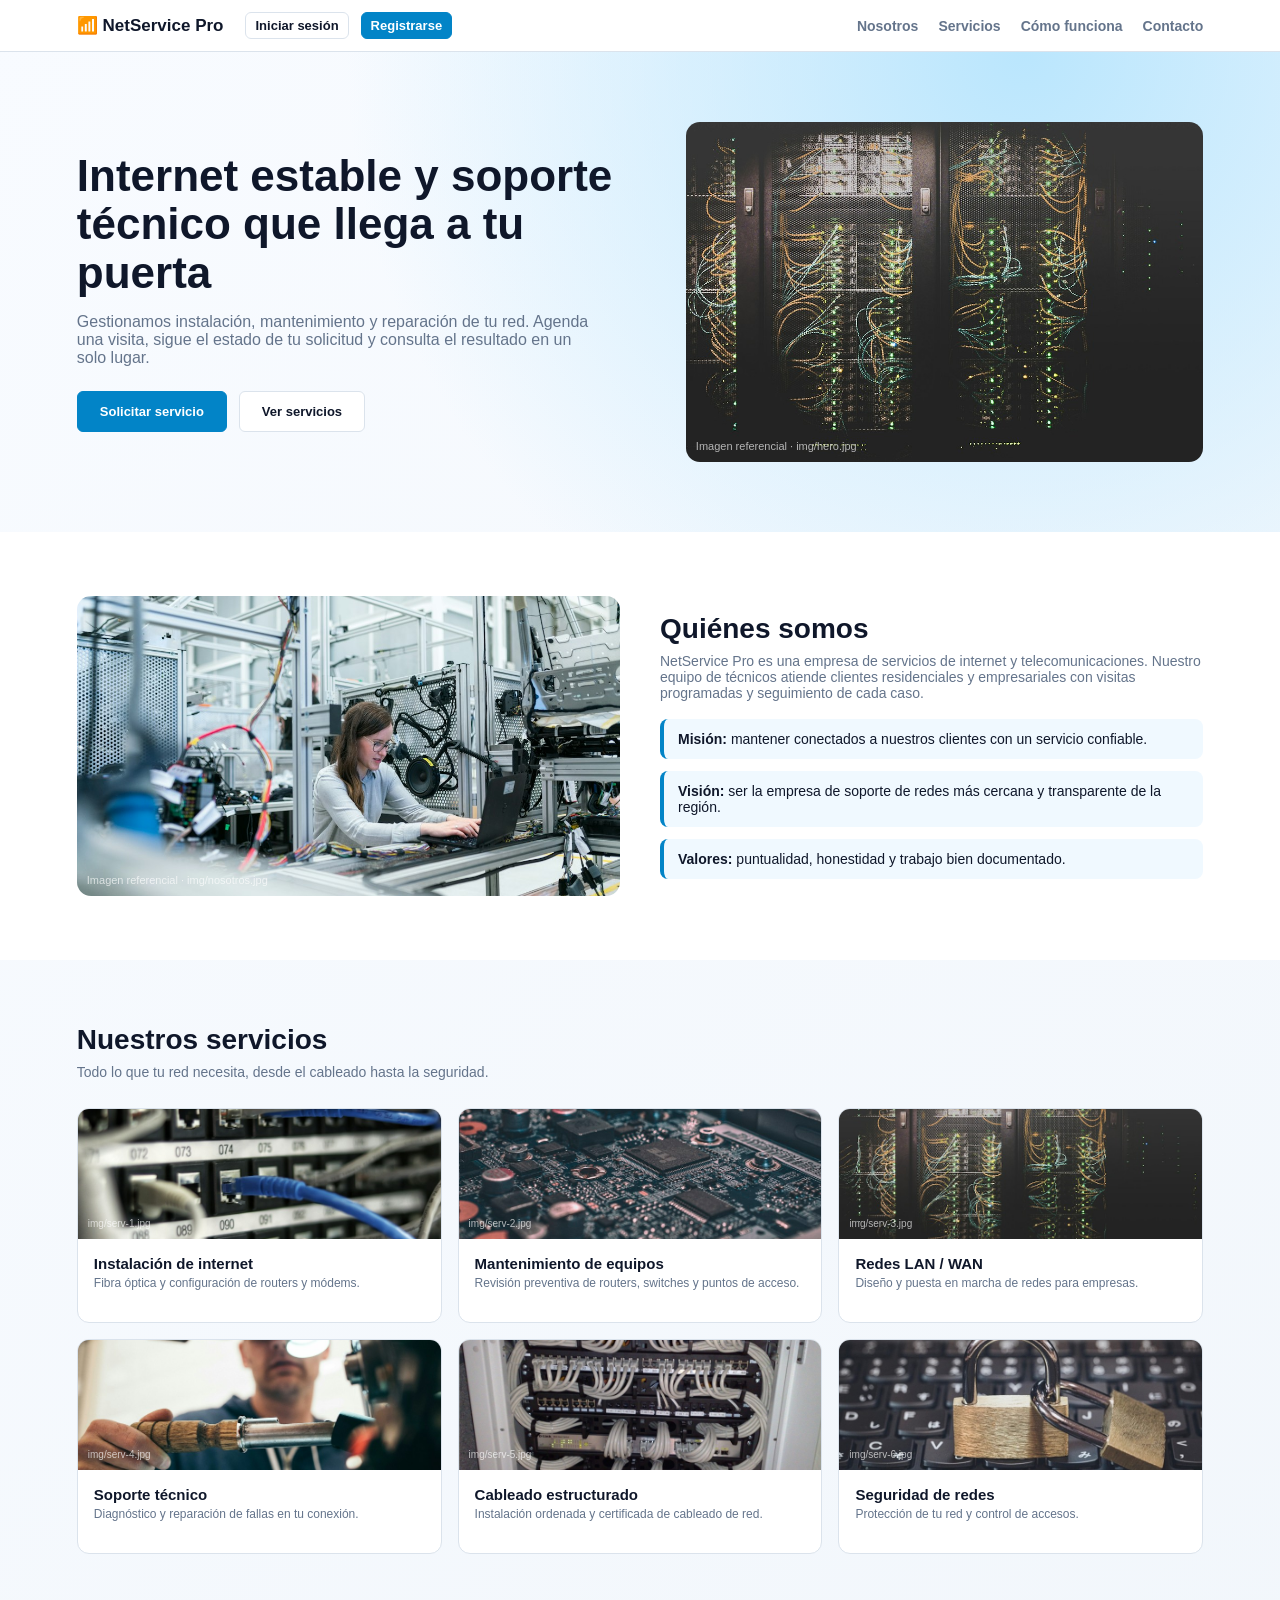
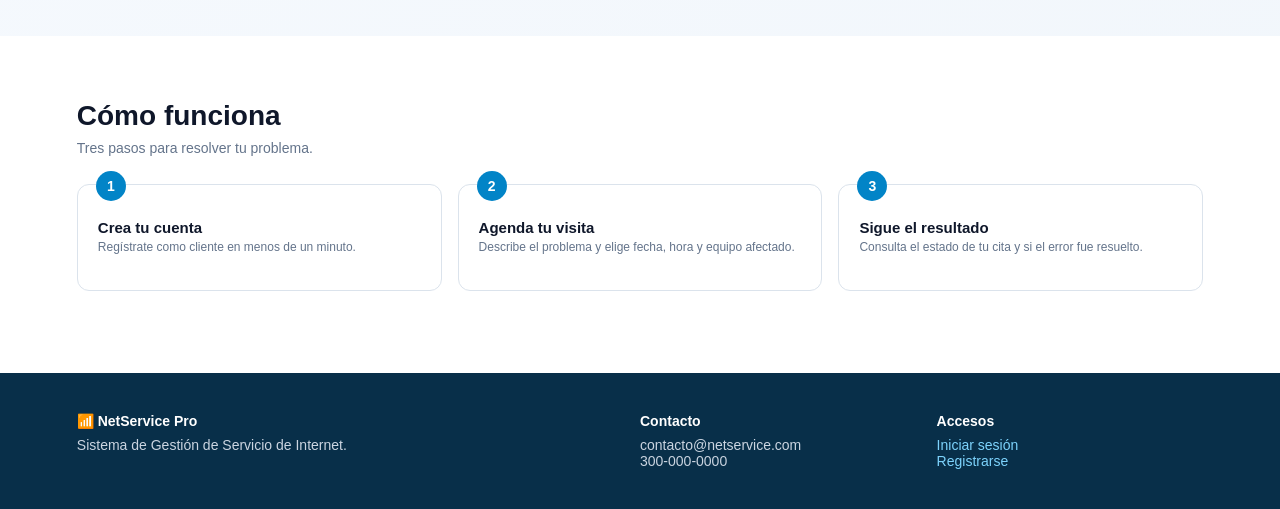
<file: index.html>
<!DOCTYPE html>
<html lang="es">
<head>
<meta charset="UTF-8"><meta name="viewport" content="width=device-width,initial-scale=1">
<title>NetService Pro - Servicio de Internet</title>
<link rel="stylesheet" href="css/styles.css">
<link rel="stylesheet" href="css/landing.css">
</head>
<body>
<!-- NAVEGACIÓN SUPERIOR: izquierda = marca + iniciar sesión / registrarse -->
<nav class="nav">
  <div class="row"><a class="brand" href="#top">📶 NetService Pro</a><a class="btn out sm" href="login.html">Iniciar sesión</a><a class="btn sm" href="registro.html">Registrarse</a></div>
  <div class="links"><a href="#nosotros">Nosotros</a><a href="#servicios">Servicios</a><a href="#proceso">Cómo funciona</a><a href="#contacto">Contacto</a></div>
</nav>

<!-- PORTADA (HERO) -->
<header class="hero" id="top">
  <div>
    <h1>Internet estable y soporte técnico que llega a tu puerta</h1>
    <p>Gestionamos instalación, mantenimiento y reparación de tu red. Agenda una visita, sigue el estado de tu solicitud y consulta el resultado en un solo lugar.</p>
    <div class="row"><a class="btn" href="registro.html">Solicitar servicio</a><a class="btn out" href="#servicios">Ver servicios</a></div>
  </div>
  <div class="ph" style="--img:url(/img/hero.jpg)">Imagen referencial · img/hero.jpg</div>
</header>

<!-- QUIÉNES SOMOS -->
<section class="sec2 alt" id="nosotros"><div class="two-c">
  <div class="ph" style="--img:url(/img/nosotros.jpg);min-height:300px">Imagen referencial · img/nosotros.jpg</div>
  <div><h2>Quiénes somos</h2>
  <p style="color:var(--gr)">NetService Pro es una empresa de servicios de internet y telecomunicaciones. Nuestro equipo de técnicos atiende clientes residenciales y empresariales con visitas programadas y seguimiento de cada caso.</p>
  <div class="vals"><div><b>Misión:</b> mantener conectados a nuestros clientes con un servicio confiable.</div><div><b>Visión:</b> ser la empresa de soporte de redes más cercana y transparente de la región.</div><div><b>Valores:</b> puntualidad, honestidad y trabajo bien documentado.</div></div></div>
</div></section>

<!-- SERVICIOS -->
<section class="sec2" id="servicios"><h2>Nuestros servicios</h2><p>Todo lo que tu red necesita, desde el cableado hasta la seguridad.</p>
<div class="grid g3">
  <div class="card serv rv"><div class="ph" style="--img:url(/img/serv-1.jpg)">img/serv-1.jpg</div><div class="t"><h3>Instalación de internet</h3><p>Fibra óptica y configuración de routers y módems.</p></div></div>
  <div class="card serv rv"><div class="ph" style="--img:url(/img/serv-2.jpg)">img/serv-2.jpg</div><div class="t"><h3>Mantenimiento de equipos</h3><p>Revisión preventiva de routers, switches y puntos de acceso.</p></div></div>
  <div class="card serv rv"><div class="ph" style="--img:url(/img/serv-3.jpg)">img/serv-3.jpg</div><div class="t"><h3>Redes LAN / WAN</h3><p>Diseño y puesta en marcha de redes para empresas.</p></div></div>
  <div class="card serv rv"><div class="ph" style="--img:url(/img/serv-4.jpg)">img/serv-4.jpg</div><div class="t"><h3>Soporte técnico</h3><p>Diagnóstico y reparación de fallas en tu conexión.</p></div></div>
  <div class="card serv rv"><div class="ph" style="--img:url(/img/serv-5.jpg)">img/serv-5.jpg</div><div class="t"><h3>Cableado estructurado</h3><p>Instalación ordenada y certificada de cableado de red.</p></div></div>
  <div class="card serv rv"><div class="ph" style="--img:url(/img/serv-6.jpg)">img/serv-6.jpg</div><div class="t"><h3>Seguridad de redes</h3><p>Protección de tu red y control de accesos.</p></div></div>
</div></section>

<!-- CÓMO FUNCIONA -->
<section class="sec2 alt" id="proceso"><h2>Cómo funciona</h2><p>Tres pasos para resolver tu problema.</p>
<div class="grid g3 steps">
  <div class="card"><h3>Crea tu cuenta</h3><p>Regístrate como cliente en menos de un minuto.</p></div>
  <div class="card"><h3>Agenda tu visita</h3><p>Describe el problema y elige fecha, hora y equipo afectado.</p></div>
  <div class="card"><h3>Sigue el resultado</h3><p>Consulta el estado de tu cita y si el error fue resuelto.</p></div>
</div></section>

<!-- CONTACTO / PIE DE PÁGINA -->
<footer class="foot" id="contacto">
  <div><h4>📶 NetService Pro</h4>Sistema de Gestión de Servicio de Internet.</div>
  <div><h4>Contacto</h4>contacto@netservice.com<br>300-000-0000</div>
  <div><h4>Accesos</h4><a href="login.html">Iniciar sesión</a><a href="registro.html">Registrarse</a></div>
</footer>
<script src="js/landing.js"></script>
</body>
</html>
</file>
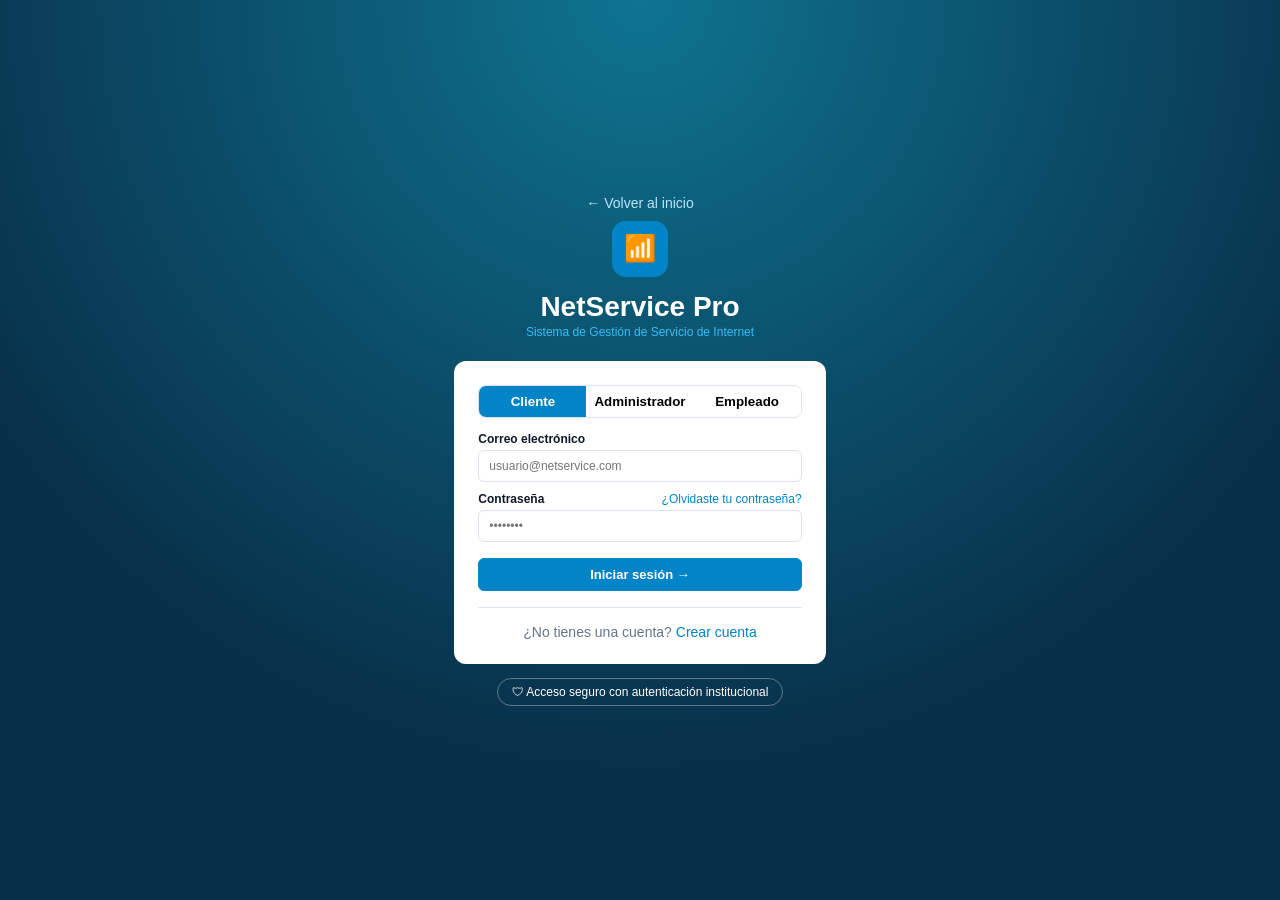
<file: admin.html>
<!DOCTYPE html>
<html lang="es">
<head>
<meta charset="UTF-8"><meta name="viewport" content="width=device-width,initial-scale=1">
<title>Panel Admin - NetService Pro</title>
<link rel="stylesheet" href="css/styles.css">
</head>
<body data-page="admin" data-rol="admin">
<!-- BARRA SUPERIOR (la genera js/app.js) -->
<header id="topbar"></header>
<!-- CONTENIDO PRINCIPAL -->
<main class="wrap">
<h1 id="hola"></h1><p style="color:var(--gr);margin-bottom:20px">Panel de administración — gestiona equipos, técnicos y citas de mantenimiento</p>
<!-- TARJETAS DE ACCESO -->
<section class="grid g2">
  <div class="card hov"><div class="icon s-az">📦</div><h3>Inventario de Equipos</h3><p>Gestiona routers, módems, switches y demás infraestructura de red</p><a class="btn full" href="equipos.html">Acceder</a></div>
  <div class="card hov"><div class="icon s-mo">📅</div><h3>Citas de Mantenimiento</h3><p>Programa y supervisa visitas técnicas con asignación de técnico</p><a class="btn full" href="citas-admin.html">Acceder</a></div>
  <div class="card hov"><div class="icon s-az">🎫</div><h3>Panel de Citas</h3><p>Vista global de todas las citas y su estado de resolución</p><a class="btn full" href="panel-citas.html">Acceder</a></div>
  <div class="card hov"><div class="icon s-ok">📊</div><h3>Reportes y Estadísticas</h3><p>Métricas de rendimiento, resolución y equipos</p><a class="btn full" href="reportes.html">Acceder</a></div>
</section>
<!-- RESUMEN DEL SISTEMA -->
<section class="card"><h3>Resumen del Sistema</h3><div class="grid g4" id="stats" style="margin:12px 0 0"></div></section>
</main>
<!-- VENTANA MODAL (formularios) -->
<div id="modal" class="modal"></div>
<!-- AVISO EMERGENTE -->
<div id="toast"></div>
<script src="js/app.js"></script>
</body>
</html>
</file>
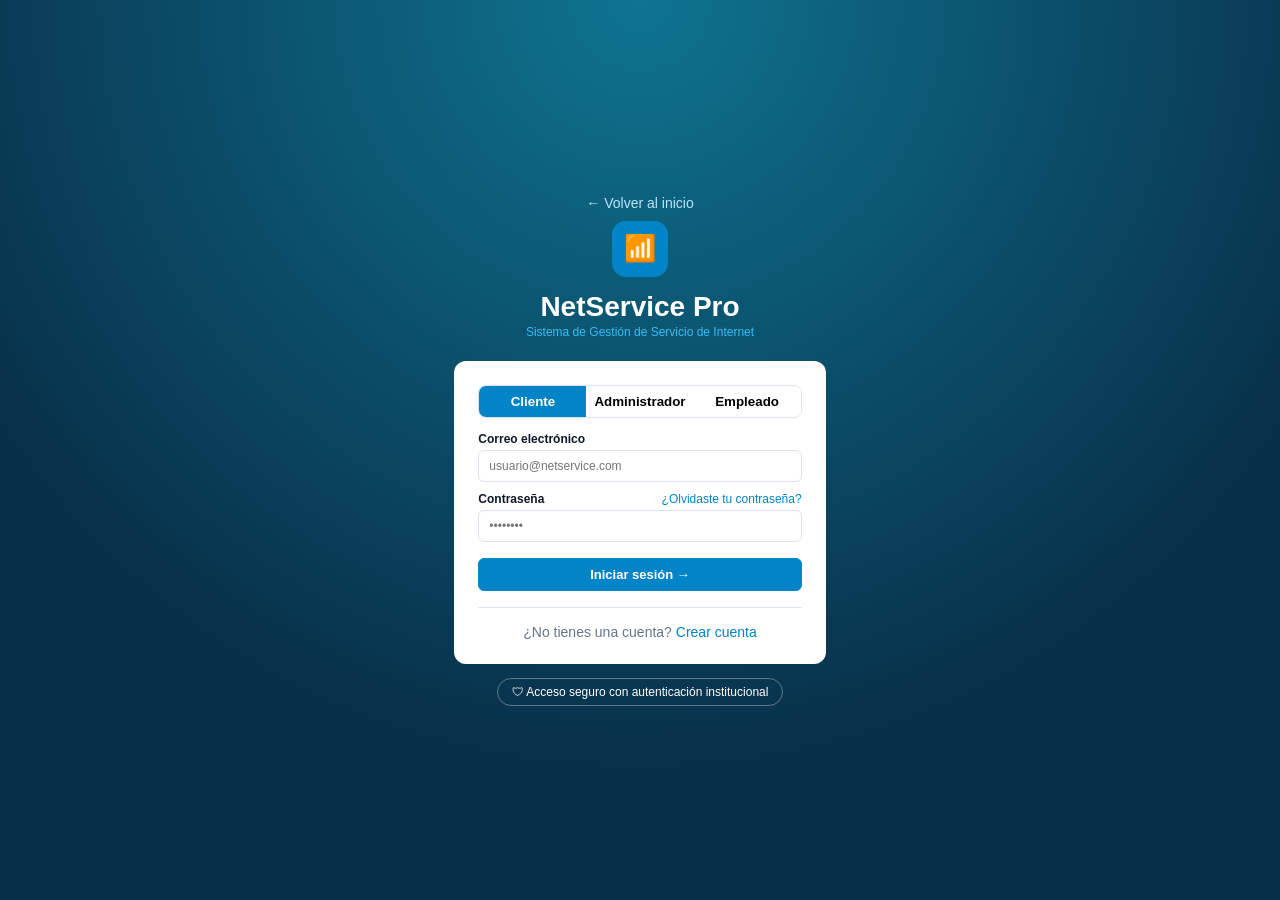
<file: citas-admin.html>
<!DOCTYPE html>
<html lang="es">
<head>
<meta charset="UTF-8"><meta name="viewport" content="width=device-width,initial-scale=1">
<title>Citas de Mantenimiento - NetService Pro</title>
<link rel="stylesheet" href="css/styles.css">
</head>
<body data-page="citas-admin" data-rol="admin">
<!-- BARRA SUPERIOR (la genera js/app.js) -->
<header id="topbar"></header>
<!-- CONTENIDO PRINCIPAL -->
<main class="wrap">
<!-- ESTADÍSTICAS -->
<section class="grid g5" id="stats"></section>
<!-- FILTROS -->
<div class="filters"><input id="q" placeholder="Buscar por ID, cliente, equipo..."><select id="fe"></select><small id="cnt"></small></div>
<!-- LISTA DE CITAS (clic para ver detalle) -->
<section id="lista"></section>
</main>
<!-- VENTANA MODAL (formularios) -->
<div id="modal" class="modal"></div>
<!-- AVISO EMERGENTE -->
<div id="toast"></div>
<script src="js/app.js"></script>
<!-- REPORTE DEL EMPLEADO (vista admin) -->
<link rel="stylesheet" href="css/reporte-visita.css">
<script src="js/reporte-visita.js"></script>
</body>
</html>
</file>
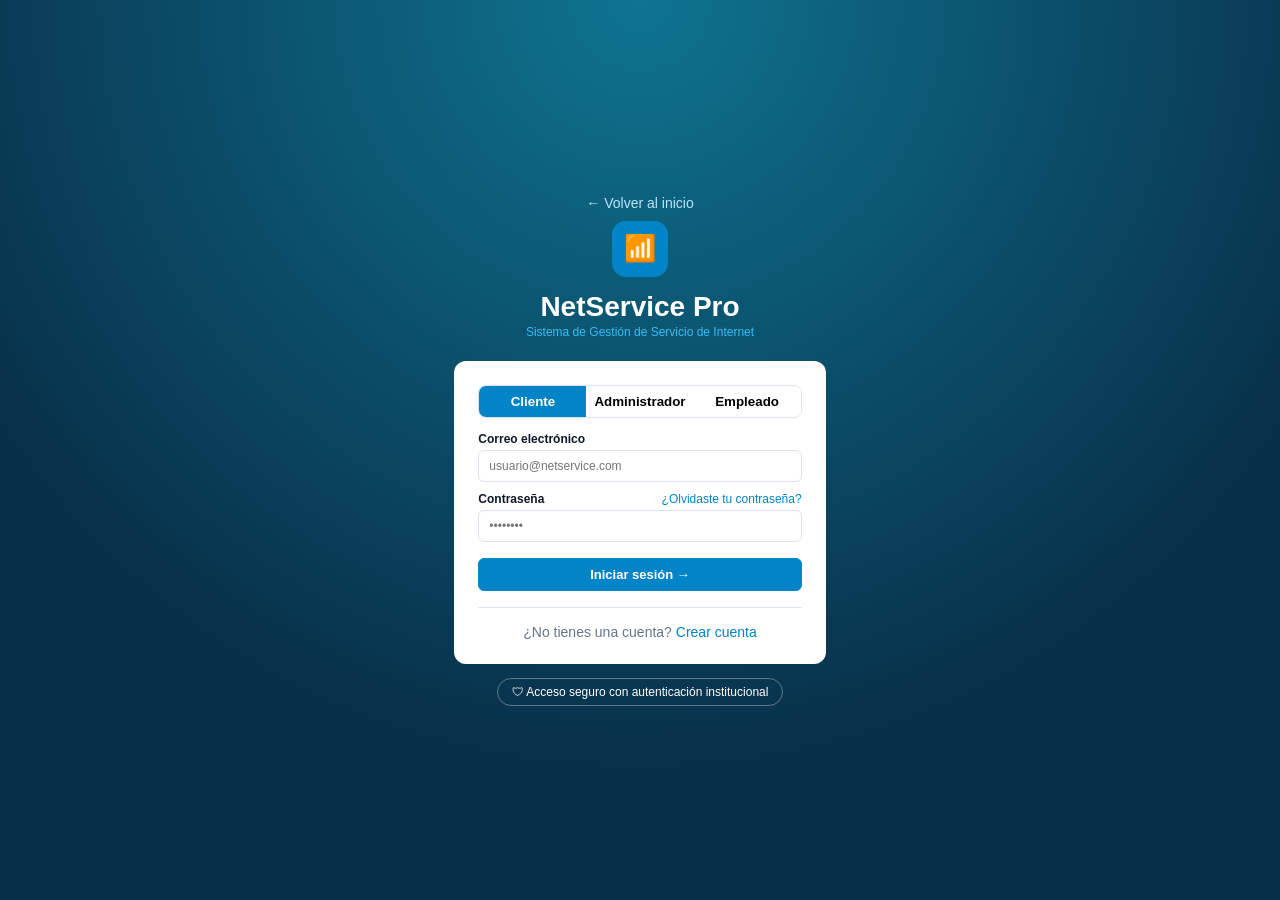
<file: cliente.html>
<!DOCTYPE html>
<html lang="es">
<head>
<meta charset="UTF-8"><meta name="viewport" content="width=device-width,initial-scale=1">
<title>Inicio - NetService Pro</title>
<link rel="stylesheet" href="css/styles.css">
</head>
<body data-page="cliente" data-rol="cliente">
<!-- BARRA SUPERIOR (la genera js/app.js) -->
<header id="topbar"></header>
<!-- CONTENIDO PRINCIPAL -->
<main class="wrap">
<!-- BIENVENIDA -->
<h1 id="hola"></h1><p style="color:var(--gr);margin-bottom:20px">Gestiona tus solicitudes de soporte y citas de mantenimiento</p>
<!-- TARJETAS DE ACCESO -->
<section class="grid g2">
  <div class="card hov"><div class="icon s-az">📅</div><h3>Mis Citas</h3><p>Consulta y gestiona tus citas de mantenimiento programadas</p><a class="btn full" href="mis-citas.html">Acceder</a></div>
  <div class="card hov"><div class="icon s-mo">🔧</div><h3>Nueva Solicitud</h3><p>Agenda una cita de mantenimiento o reporta un problema</p><button class="btn full" id="nueva">Acceder</button></div>
  <div class="card hov"><div class="icon s-ok">📊</div><h3>Mi Dashboard</h3><p>Resumen de solicitudes y estado de resolución</p><a class="btn full" href="dashboard-cliente.html">Acceder</a></div>
</section>
</main>
<!-- VENTANA MODAL (formularios) -->
<div id="modal" class="modal"></div>
<!-- AVISO EMERGENTE -->
<div id="toast"></div>
<script src="js/app.js"></script>
</body>
</html>
</file>
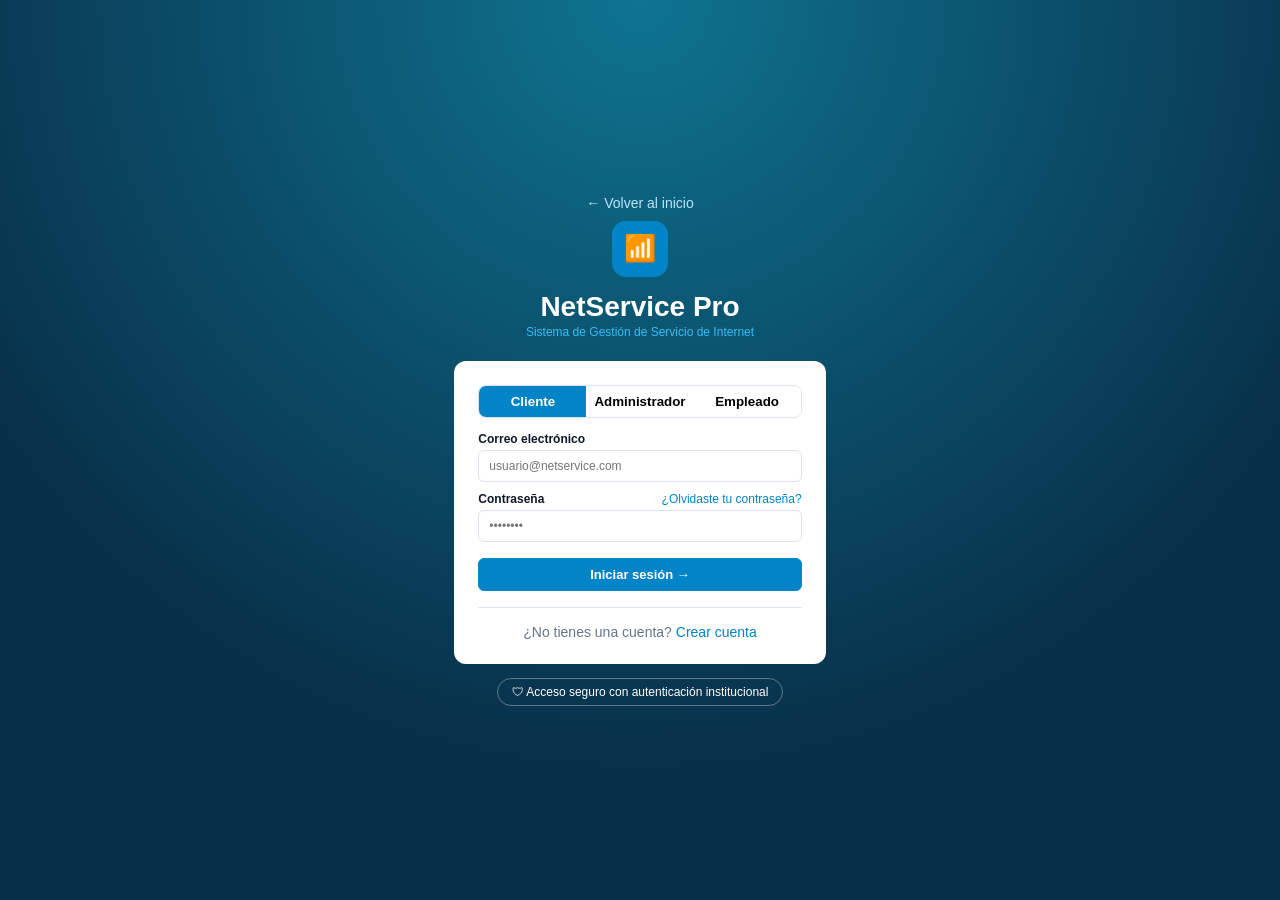
<file: dashboard-cliente.html>
<!DOCTYPE html>
<html lang="es">
<head>
<meta charset="UTF-8"><meta name="viewport" content="width=device-width,initial-scale=1">
<title>Mi Dashboard - NetService Pro</title>
<link rel="stylesheet" href="css/styles.css">
</head>
<body data-page="dashboard-cliente" data-rol="cliente">
<!-- BARRA SUPERIOR (la genera js/app.js) -->
<header id="topbar"></header>
<!-- CONTENIDO PRINCIPAL -->
<main class="wrap">
<!-- ESTADÍSTICAS -->
<section class="grid g4" id="stats"></section>
<section class="cols" style="grid-template-columns:1fr 2fr">
  <!-- GRÁFICA DE ESTADO -->
  <div class="card"><h3>Estado de Mis Solicitudes</h3><p>Distribución actual</p><div class="donut" id="donut"></div><div id="leg"></div></div>
  <!-- CITAS RECIENTES -->
  <div class="card"><h3>Mis Citas Recientes</h3><p>Últimas solicitudes de mantenimiento</p><table class="tbl"><thead><tr><th>Equipo</th><th>Fecha</th><th>Estado</th><th>Resuelto</th></tr></thead><tbody id="tbody"></tbody></table><a class="btn full" style="margin-top:12px" href="mis-citas.html">Ver todas mis citas</a></div>
</section>
</main>
<!-- VENTANA MODAL (formularios) -->
<div id="modal" class="modal"></div>
<!-- AVISO EMERGENTE -->
<div id="toast"></div>
<script src="js/app.js"></script>
</body>
</html>
</file>
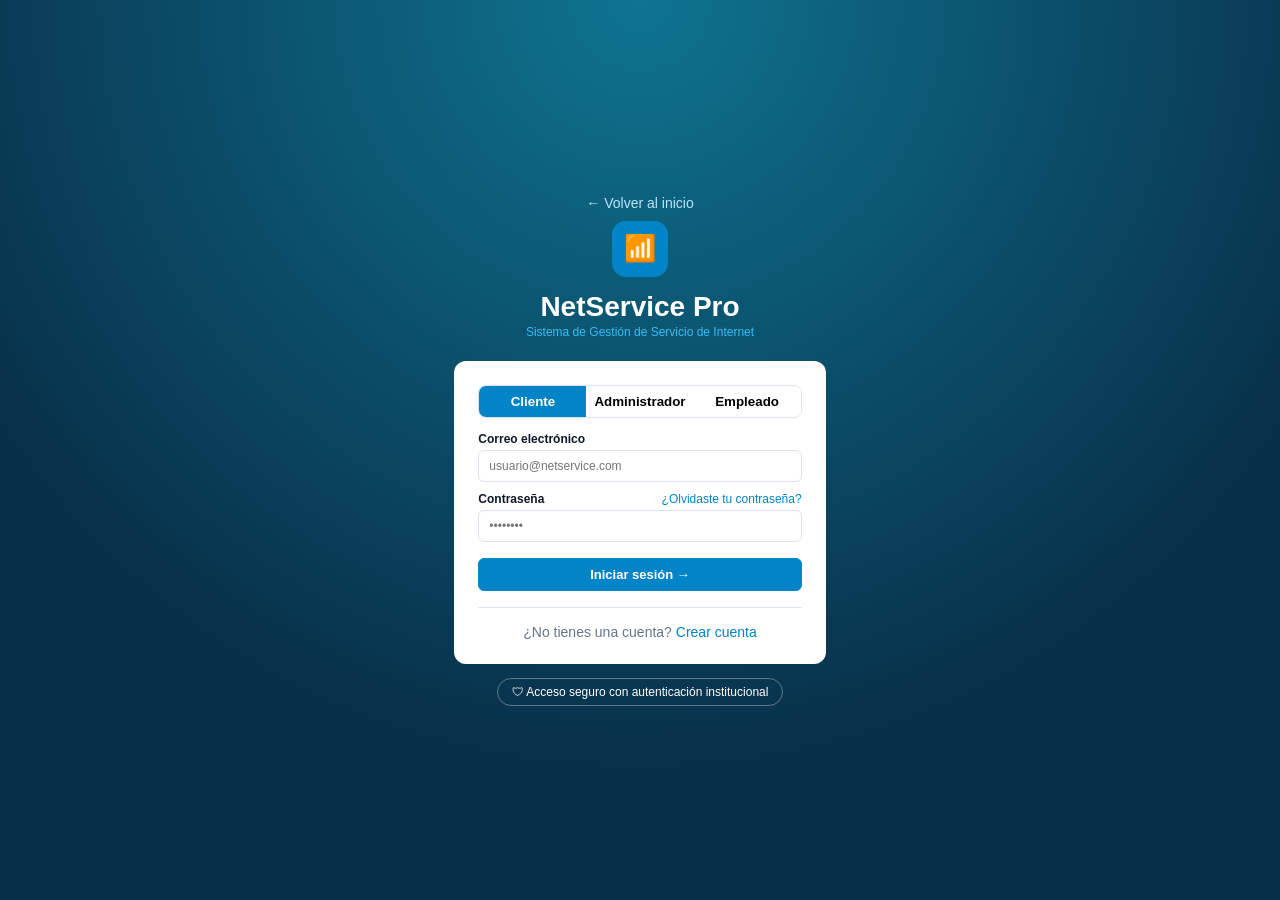
<file: emp-citas.html>
<!DOCTYPE html>
<html lang="es">
<head>
<meta charset="UTF-8"><meta name="viewport" content="width=device-width,initial-scale=1">
<title>Citas - NetService Pro</title>
<link rel="stylesheet" href="css/styles.css">
<link rel="stylesheet" href="css/sidebar.css">
<link rel="stylesheet" href="css/emp-citas.css">
</head>
<body data-page="emp-citas" data-rol="empleado">
<div class="layout">
  <!-- MENÚ LATERAL (lo genera js/empleado.js) -->
  <aside class="side" id="side"></aside>
  <!-- CONTENIDO -->
  <main class="content">
    <!-- ENCABEZADO -->
    <div class="tophead"><div><h1>Citas</h1><small>Elige citas, sigue tu trabajo y envía tus reportes</small></div><button class="btn" id="nuevoRep">+ Nuevo reporte</button></div>
    <!-- PESTAÑAS -->
    <div class="pest"><button data-t="disp" class="on">Disponibles</button><button data-t="mis">Mis citas</button><button data-t="rep">Reportes</button></div>
    <!-- LISTADO (cambia según la pestaña) -->
    <section id="lista"></section>
  </main>
</div>
<!-- MODAL Y AVISO -->
<div id="modal" class="modal"></div><div id="toast"></div>
<script src="js/app.js"></script>
<script src="js/empleado.js"></script>
</body>
</html>
</file>
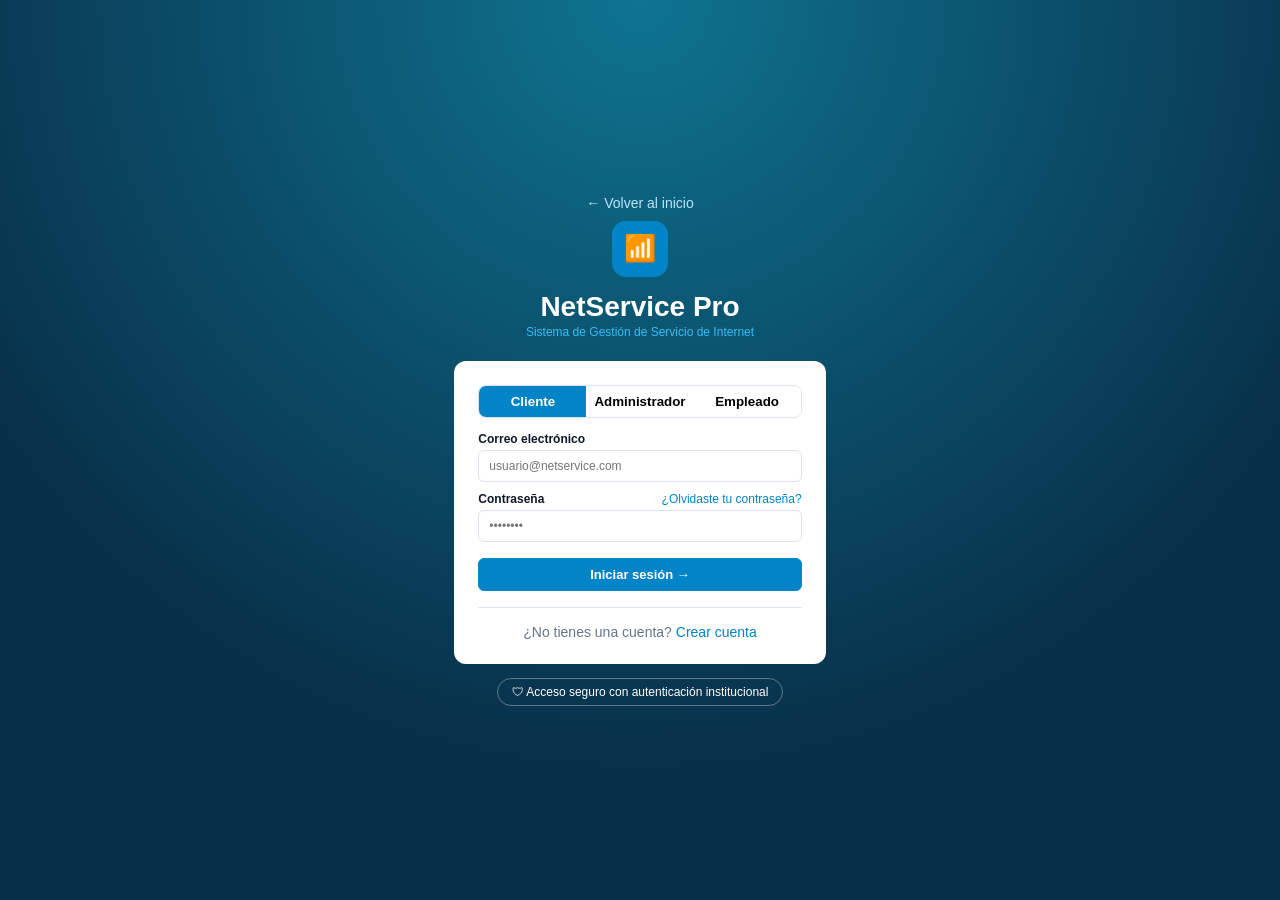
<file: emp-perfil.html>
<!DOCTYPE html>
<html lang="es">
<head>
<meta charset="UTF-8"><meta name="viewport" content="width=device-width,initial-scale=1">
<title>Mi perfil - NetService Pro</title>
<link rel="stylesheet" href="css/styles.css">
<link rel="stylesheet" href="css/sidebar.css">
<link rel="stylesheet" href="css/emp-perfil.css">
</head>
<body data-page="emp-perfil" data-rol="empleado">
<div class="layout">
  <!-- MENÚ LATERAL (lo genera js/empleado.js) -->
  <aside class="side" id="side"></aside>
  <!-- CONTENIDO -->
  <main class="content">
    <!-- ENCABEZADO -->
    <div class="tophead"><div><h1>Mi perfil</h1><small>Tu información y foto de empleado</small></div></div>
    <section class="perfil">
      <!-- FOTO -->
      <div class="card foto-card"><div class="avatar" id="av"></div><b id="nm"></b><br><small id="cg"></small><br><br>
        <label class="btn out sm" for="foto">Cambiar foto</label><input type="file" id="foto" accept="image/*"></div>
      <!-- DATOS -->
      <form class="card form-p" id="pf"><h3>Información personal</h3>
        <div class="two"><label>Nombre completo<input id="f_nombre" required></label><label>Cargo<input id="f_cargo"></label></div>
        <div class="two"><label>Teléfono<input id="f_tel" placeholder="300-000-0000"></label><label>Correo<input id="f_email" type="email"></label></div>
        <label>Zona de trabajo<input id="f_zona" placeholder="Ej: Norte, Centro..."></label>
        <label>Sobre mí<textarea id="f_bio" rows="4" placeholder="Experiencia, especialidades..."></textarea></label>
        <div class="end"><button class="btn">Guardar perfil</button></div></form>
    </section>
  </main>
</div>
<!-- MODAL Y AVISO -->
<div id="modal" class="modal"></div><div id="toast"></div>
<script src="js/app.js"></script>
<script src="js/empleado.js"></script>
</body>
</html>
</file>
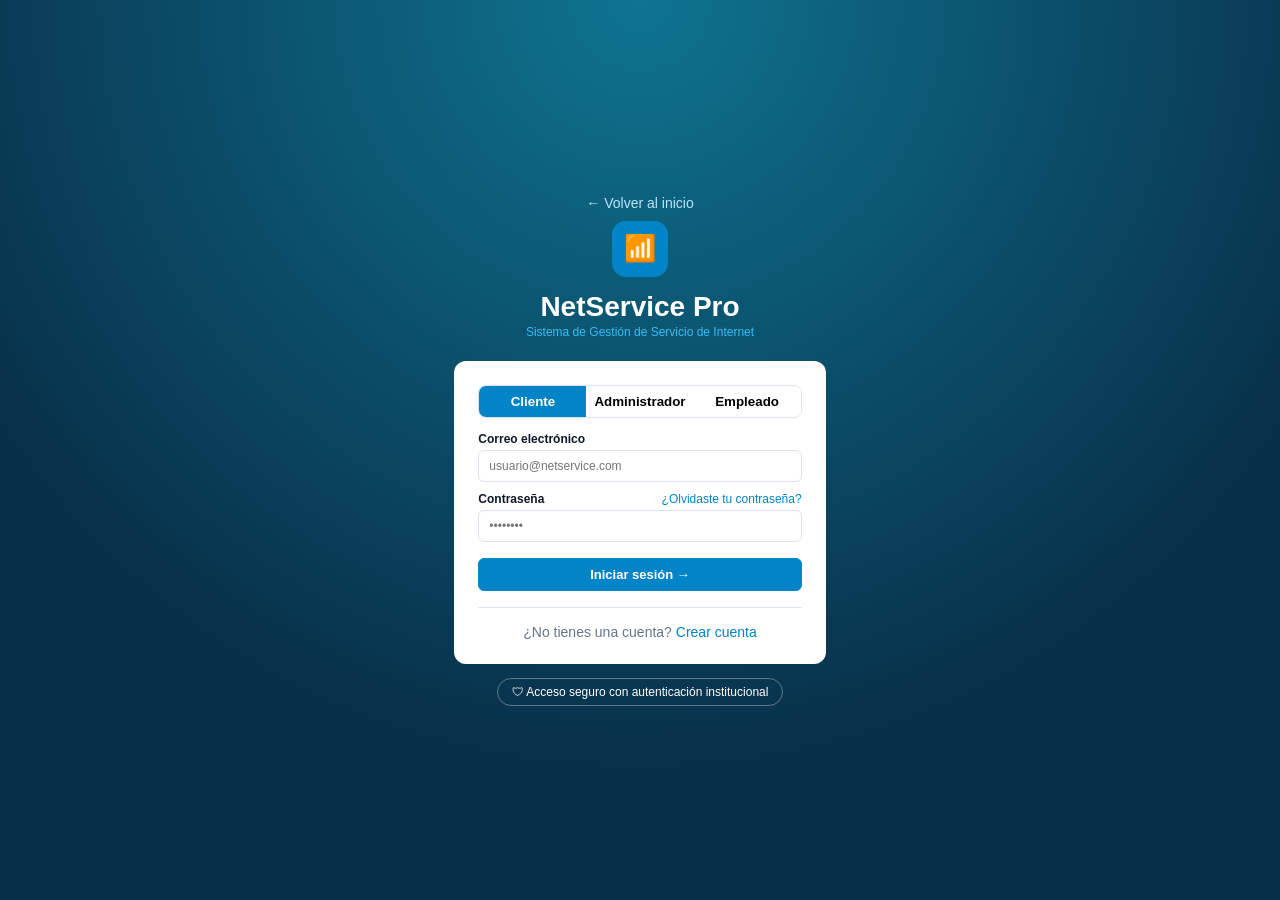
<file: empleado.html>
<!DOCTYPE html>
<html lang="es">
<head>
<meta charset="UTF-8"><meta name="viewport" content="width=device-width,initial-scale=1">
<title>Inicio - NetService Pro</title>
<link rel="stylesheet" href="css/styles.css">
<link rel="stylesheet" href="css/sidebar.css">
<link rel="stylesheet" href="css/emp-citas.css">
</head>
<body data-page="empleado" data-rol="empleado">
<div class="layout">
  <!-- MENÚ LATERAL (lo genera js/empleado.js) -->
  <aside class="side" id="side"></aside>
  <!-- CONTENIDO -->
  <main class="content">
    <!-- ENCABEZADO -->
    <div class="tophead"><div><h1 id="hola"></h1><small>Resumen de tu jornada</small></div></div>
    <!-- ESTADÍSTICAS -->
    <section class="grid g4" id="stats"></section>
    <!-- CITAS RECOMENDADAS (mayor prioridad primero) -->
    <h3 style="margin-bottom:10px">Citas recomendadas para ti</h3><section id="top"></section>
    <a class="btn out" href="emp-citas.html">Ver todas las citas →</a>
  </main>
</div>
<!-- MODAL Y AVISO -->
<div id="modal" class="modal"></div><div id="toast"></div>
<script src="js/app.js"></script>
<script src="js/empleado.js"></script>
</body>
</html>
</file>
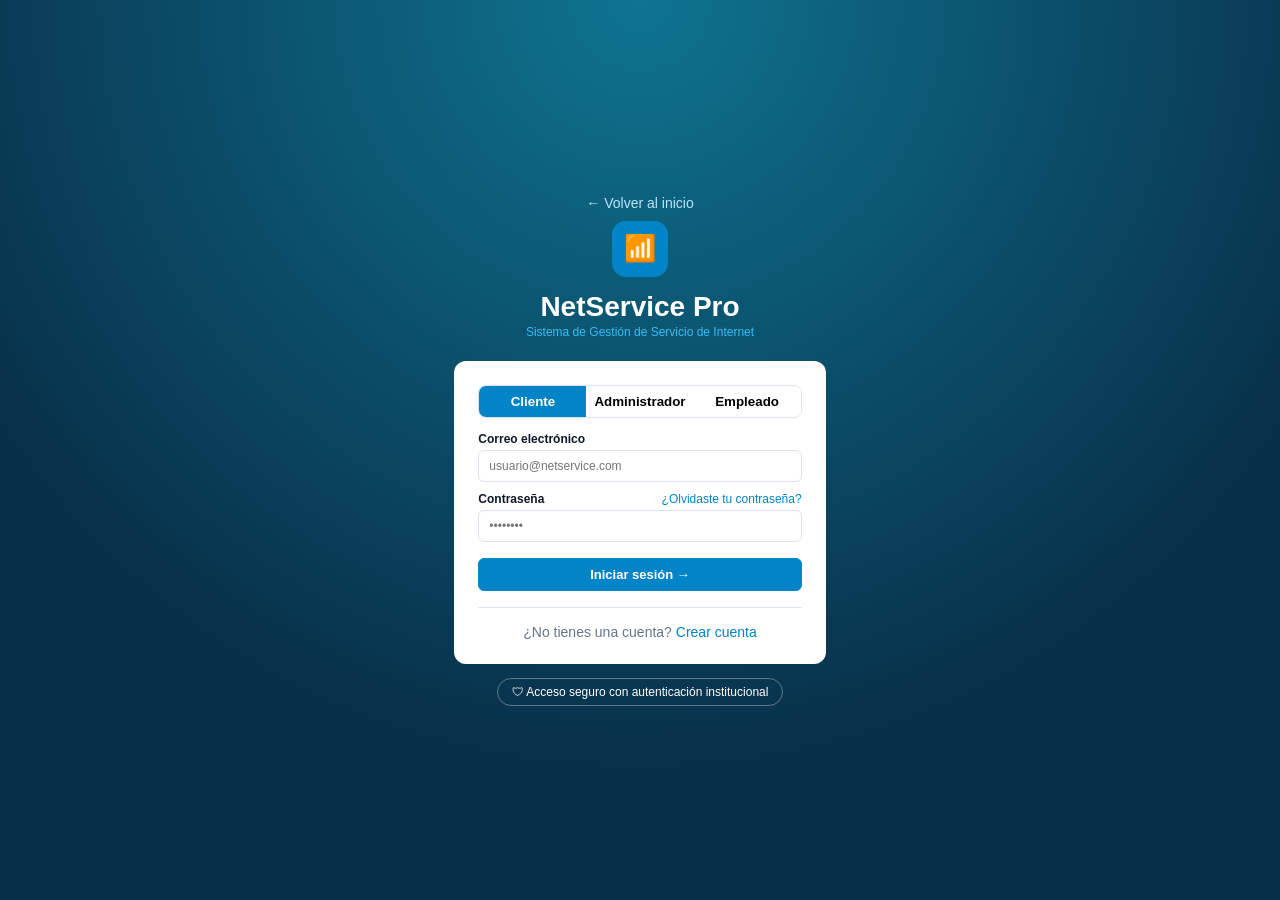
<file: equipos.html>
<!DOCTYPE html>
<html lang="es">
<head>
<meta charset="UTF-8"><meta name="viewport" content="width=device-width,initial-scale=1">
<title>Inventario de Equipos - NetService Pro</title>
<link rel="stylesheet" href="css/styles.css">
</head>
<body data-page="equipos" data-rol="admin">
<!-- BARRA SUPERIOR (la genera js/app.js) -->
<header id="topbar"></header>
<!-- CONTENIDO PRINCIPAL -->
<main class="wrap">
<!-- ESTADÍSTICAS -->
<section class="grid g4" id="stats"></section>
<!-- FILTROS -->
<div class="filters"><input id="q" placeholder="Buscar equipo, marca, serie..."><select id="ft"></select><select id="fe"></select><small id="cnt"></small></div>
<!-- TABLA DE EQUIPOS -->
<section class="card scroll" style="padding:0"><table class="tbl"><thead><tr><th>ID</th><th>Equipo</th><th>Tipo</th><th>Marca / Modelo</th><th>Ubicación</th><th>N° Serie</th><th>Estado</th><th>Acciones</th></tr></thead><tbody id="tbody"></tbody></table></section>
</main>
<!-- VENTANA MODAL (formularios) -->
<div id="modal" class="modal"></div>
<!-- AVISO EMERGENTE -->
<div id="toast"></div>
<script src="js/app.js"></script>
</body>
</html>
</file>
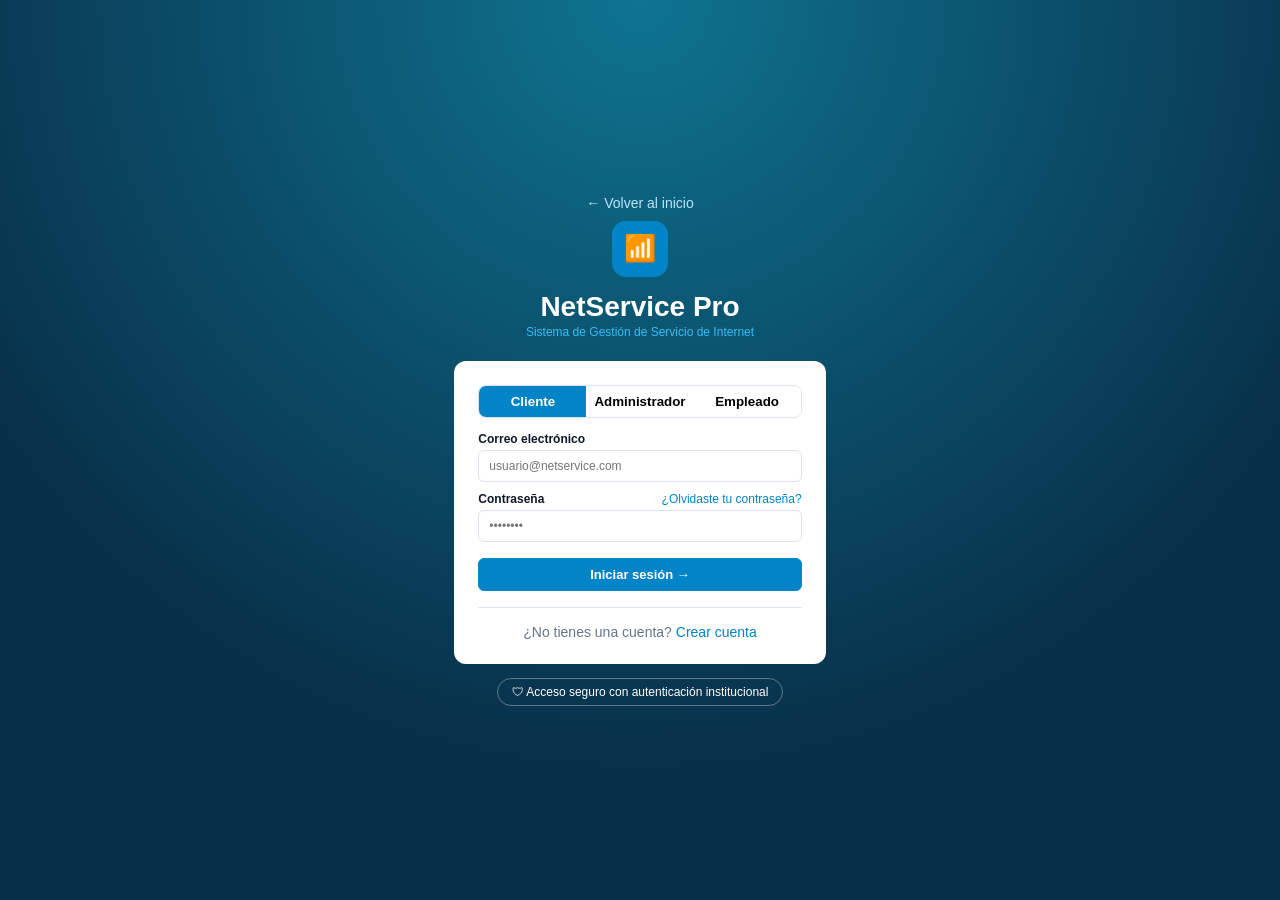
<file: login.html>
<!DOCTYPE html>
<html lang="es">
<head>
<meta charset="UTF-8"><meta name="viewport" content="width=device-width,initial-scale=1">
<title>Iniciar sesión - NetService Pro</title>
<link rel="stylesheet" href="css/styles.css">
</head>
<body data-page="login">
<div class="login">
  <div>
    <a href="index.html" style="color:#bae6fd;display:block;margin-bottom:10px">← Volver al inicio</a>
    <!-- LOGO Y TÍTULO -->
    <div class="logo">📶</div>
    <h1>NetService Pro</h1>
    <small style="color:#38bdf8">Sistema de Gestión de Servicio de Internet</small>
    <!-- FORMULARIO DE LOGIN -->
    <form class="box" id="loginForm">
      <!-- Pestañas Cliente / Administrador -->
      <div class="tabs"><button type="button" class="on" data-rol="cliente">Cliente</button><button type="button" data-rol="admin">Administrador</button><button type="button" data-rol="empleado">Empleado</button></div>
      <label>Correo electrónico<input type="email" id="email" placeholder="usuario@netservice.com" required></label>
      <label><span style="display:flex;justify-content:space-between">Contraseña <a href="recuperar.html" id="olvido" style="font-weight:400">¿Olvidaste tu contraseña?</a></span><input type="password" id="pass" placeholder="••••••••" required></label>
      <button class="btn full" style="margin-top:16px">Iniciar sesión →</button>
      <hr style="border:0;border-top:1px solid var(--bd);margin:16px 0">
      <p style="text-align:center;color:var(--gr)">¿No tienes una cuenta? <a href="registro.html" id="crear">Crear cuenta</a></p>
    </form>
    <span class="sec">🛡 Acceso seguro con autenticación institucional</span>
  </div>
</div>
<div id="modal" class="modal"></div><div id="toast"></div>
<script src="js/app.js"></script>
</body>
</html>
</file>
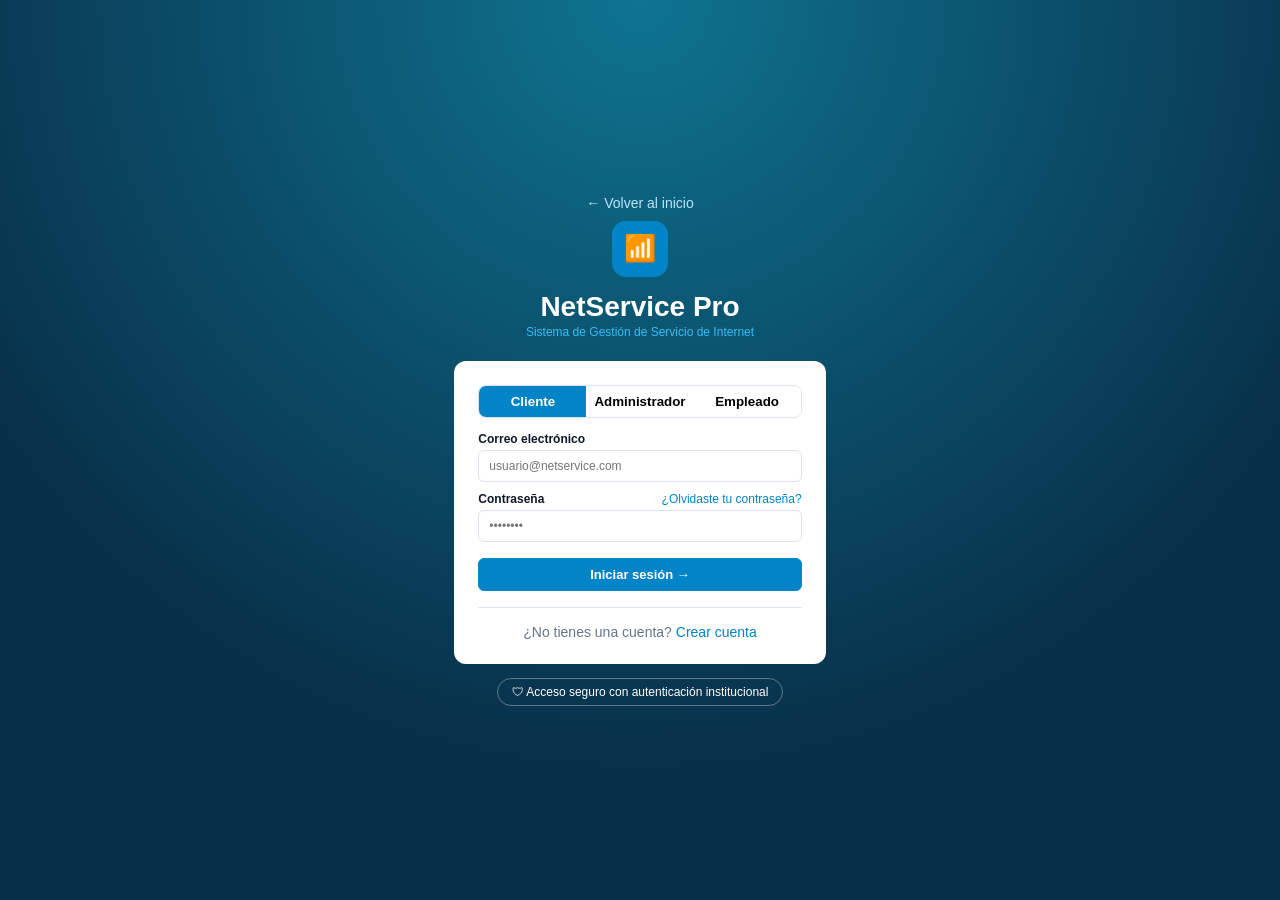
<file: mis-citas.html>
<!DOCTYPE html>
<html lang="es">
<head>
<meta charset="UTF-8"><meta name="viewport" content="width=device-width,initial-scale=1">
<title>Mis Citas - NetService Pro</title>
<link rel="stylesheet" href="css/styles.css">
</head>
<body data-page="mis-citas" data-rol="cliente">
<!-- BARRA SUPERIOR (la genera js/app.js) -->
<header id="topbar"></header>
<!-- CONTENIDO PRINCIPAL -->
<main class="wrap">
<!-- ESTADÍSTICAS -->
<section class="grid g4" id="stats"></section>
<!-- TABLA HISTORIAL DE CITAS -->
<section class="card"><h3>Historial de Citas</h3><div class="scroll"><table class="tbl"><thead><tr><th>ID</th><th>Equipo</th><th>Tipo</th><th>Fecha / Hora</th><th>Técnico</th><th>Estado</th><th>Error Resuelto</th></tr></thead><tbody id="tbody"></tbody></table></div></section>
<!-- VISITA TÉCNICA EN CURSO -->
<section class="card s-az" style="margin-top:18px" id="curso"></section>
</main>
<!-- VENTANA MODAL (formularios) -->
<div id="modal" class="modal"></div>
<!-- AVISO EMERGENTE -->
<div id="toast"></div>
<script src="js/app.js"></script>
</body>
</html>
</file>
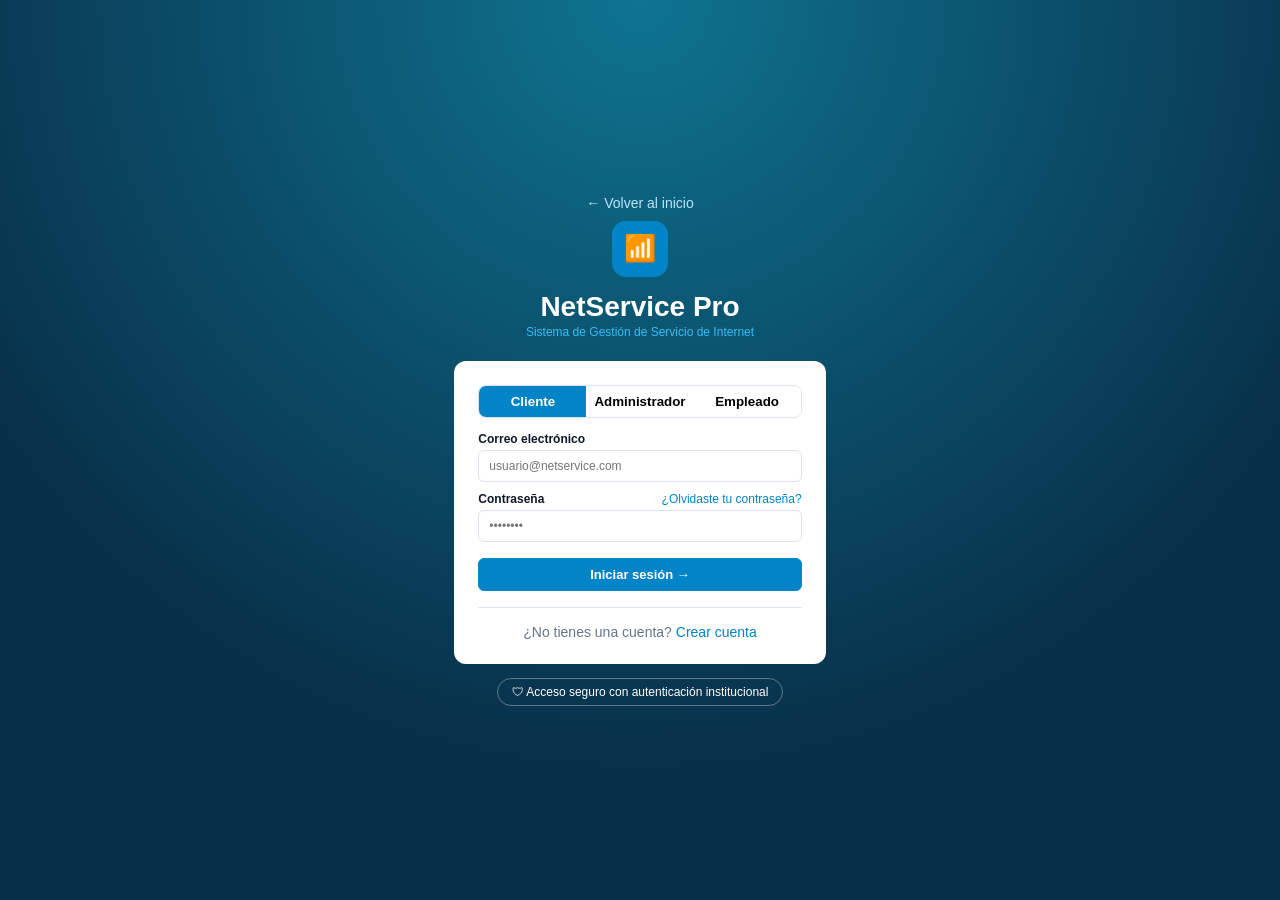
<file: panel-citas.html>
<!DOCTYPE html>
<html lang="es">
<head>
<meta charset="UTF-8"><meta name="viewport" content="width=device-width,initial-scale=1">
<title>Panel de Citas - NetService Pro</title>
<link rel="stylesheet" href="css/styles.css">
</head>
<body data-page="panel-citas" data-rol="admin">
<!-- BARRA SUPERIOR (la genera js/app.js) -->
<header id="topbar"></header>
<!-- CONTENIDO PRINCIPAL -->
<main class="wrap">
<!-- ESTADÍSTICAS -->
<section class="grid g5" id="stats"></section>
<!-- TASA DE RESOLUCIÓN -->
<section class="banner"><small style="color:#bae6fd">Tasa de Resolución General</small><h2 id="tasa"></h2><span id="tasaTxt"></span></section>
<!-- FILTROS -->
<div class="filters"><input id="q" placeholder="Buscar cita, cliente, técnico..."><select id="fe"></select><select id="ftec"></select><small id="cnt"></small></div>
<!-- TABLA GLOBAL -->
<section class="card scroll"><h3>Todas las Citas de Mantenimiento</h3><p>Registro completo con técnicos y estado de resolución</p><table class="tbl"><thead><tr><th>ID</th><th>Cliente</th><th>Equipo</th><th>Tipo</th><th>Técnico</th><th>Fecha / Hora</th><th>Estado</th><th>Error Resuelto</th></tr></thead><tbody id="tbody"></tbody></table></section>
</main>
<!-- VENTANA MODAL (formularios) -->
<div id="modal" class="modal"></div>
<!-- AVISO EMERGENTE -->
<div id="toast"></div>
<script src="js/app.js"></script>
</body>
</html>
</file>
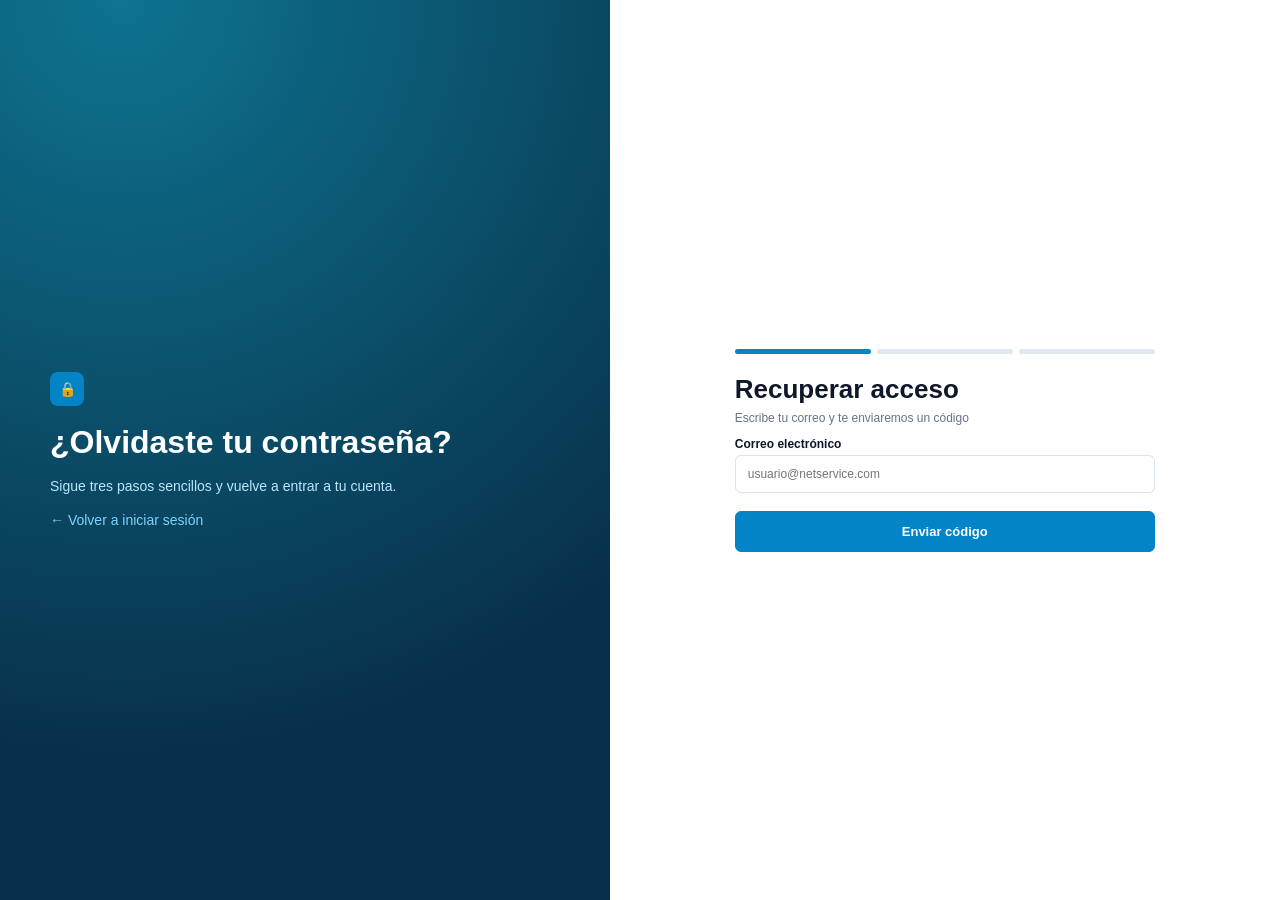
<file: recuperar.html>
<!DOCTYPE html><html lang="es"><head><meta charset="UTF-8"><meta name="viewport" content="width=device-width,initial-scale=1"><link rel="stylesheet" href="css/styles.css"><link rel="stylesheet" href="css/auth.css"><title>Recuperar contraseña - NetService Pro</title></head>
<body data-page="recuperar">
<div class="auth">
  <aside class="panel"><div class="logo">🔒</div><h2>¿Olvidaste tu contraseña?</h2><p>Sigue tres pasos sencillos y vuelve a entrar a tu cuenta.</p><a href="login.html" style="color:#7dd3fc">← Volver a iniciar sesión</a></aside>
  <section class="fside"><div class="fbox">
    <div class="dots"><i class="on"></i><i></i><i></i></div>
    <!-- PASO 1: CORREO -->
    <form class="paso on" id="s1"><h1>Recuperar acceso</h1><small>Escribe tu correo y te enviaremos un código</small>
      <label>Correo electrónico<input id="rmail" type="email" required placeholder="usuario@netservice.com"></label><button class="btn full" style="margin-top:18px;padding:12px">Enviar código</button></form>
    <!-- PASO 2: CÓDIGO -->
    <form class="paso" id="s2"><h1>Revisa tu correo</h1><small id="sub2"></small>
      <div class="code"><input maxlength="1" inputmode="numeric"><input maxlength="1" inputmode="numeric"><input maxlength="1" inputmode="numeric"><input maxlength="1" inputmode="numeric"><input maxlength="1" inputmode="numeric"><input maxlength="1" inputmode="numeric"></div>
      <button class="btn full" style="margin-top:18px;padding:12px">Verificar código</button><p class="lnk"><a href="#" id="reenv">Reenviar código</a></p></form>
    <!-- PASO 3: NUEVA CONTRASEÑA -->
    <form class="paso" id="s3"><h1>Nueva contraseña</h1><small>Crea una contraseña que no hayas usado antes</small>
      <label>Nueva contraseña<input id="n1" type="password" required minlength="6"></label><label>Confirmar contraseña<input id="n2" type="password" required></label><button class="btn full" style="margin-top:18px;padding:12px">Guardar contraseña</button></form>
    <!-- PASO 4: ÉXITO -->
    <div class="paso ok-big" id="s4"><div>✅</div><h1>¡Contraseña actualizada!</h1><small>Ya puedes iniciar sesión con tu nueva contraseña</small><a class="btn full" style="margin-top:18px;padding:12px" href="login.html">Ir a iniciar sesión</a></div>
  </div></section>
</div><div id="toast"></div><script src="js/auth.js"></script></body></html>
</file>
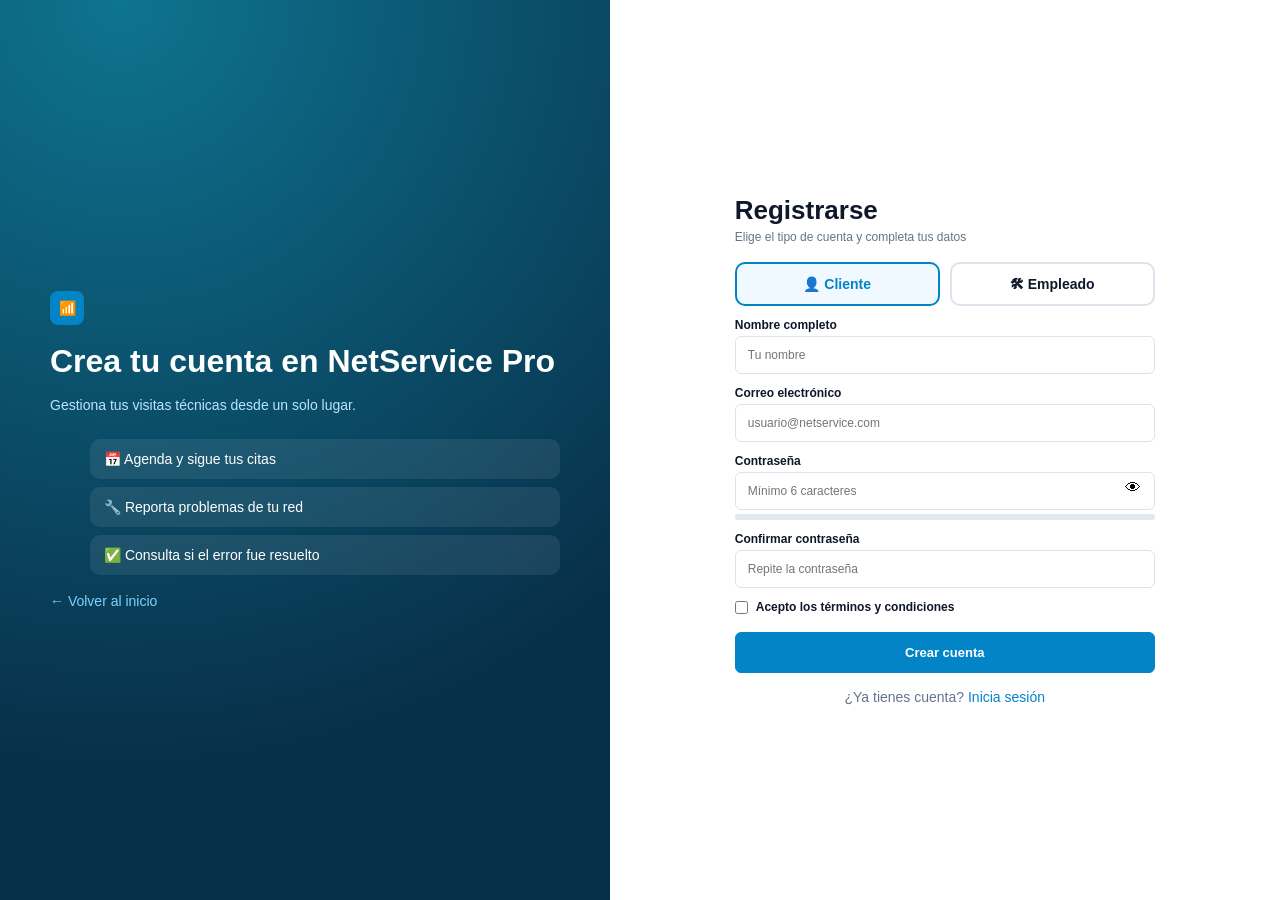
<file: registro.html>
<!DOCTYPE html><html lang="es"><head><meta charset="UTF-8"><meta name="viewport" content="width=device-width,initial-scale=1"><link rel="stylesheet" href="css/styles.css"><link rel="stylesheet" href="css/auth.css"><title>Crear cuenta - NetService Pro</title></head>
<body data-page="registro">
<div class="auth">
  <!-- PANEL IZQUIERDO -->
  <aside class="panel"><div class="logo">📶</div><h2>Crea tu cuenta en NetService Pro</h2><p>Gestiona tus visitas técnicas desde un solo lugar.</p>
    <ul><li>📅 Agenda y sigue tus citas</li><li>🔧 Reporta problemas de tu red</li><li>✅ Consulta si el error fue resuelto</li></ul><a href="index.html" style="color:#7dd3fc">← Volver al inicio</a></aside>
  <!-- FORMULARIO -->
  <section class="fside"><form class="fbox" id="reg">
    <h1>Registrarse</h1><small>Elige el tipo de cuenta y completa tus datos</small>
    <div class="roles"><div class="on" data-r="cliente">👤 Cliente</div><div data-r="empleado">🛠 Empleado</div></div>
    <label>Nombre completo<input id="nom" required placeholder="Tu nombre"></label>
    <label>Correo electrónico<input id="mail" type="email" required placeholder="usuario@netservice.com"></label>
    <label>Contraseña<div class="pw"><input id="p1" type="password" required minlength="6" placeholder="Mínimo 6 caracteres"><button type="button" class="ver">👁</button></div><div class="meter"><i id="med"></i></div><small id="medt"></small></label>
    <label>Confirmar contraseña<input id="p2" type="password" required placeholder="Repite la contraseña"></label>
    <label style="display:flex;gap:8px;align-items:center"><input type="checkbox" required style="width:auto;margin:0"> Acepto los términos y condiciones</label>
    <button class="btn full" style="margin-top:18px;padding:12px">Crear cuenta</button>
    <p class="lnk">¿Ya tienes cuenta? <a href="login.html">Inicia sesión</a></p>
  </form></section>
</div><div id="toast"></div><script src="js/auth.js"></script></body></html>
</file>
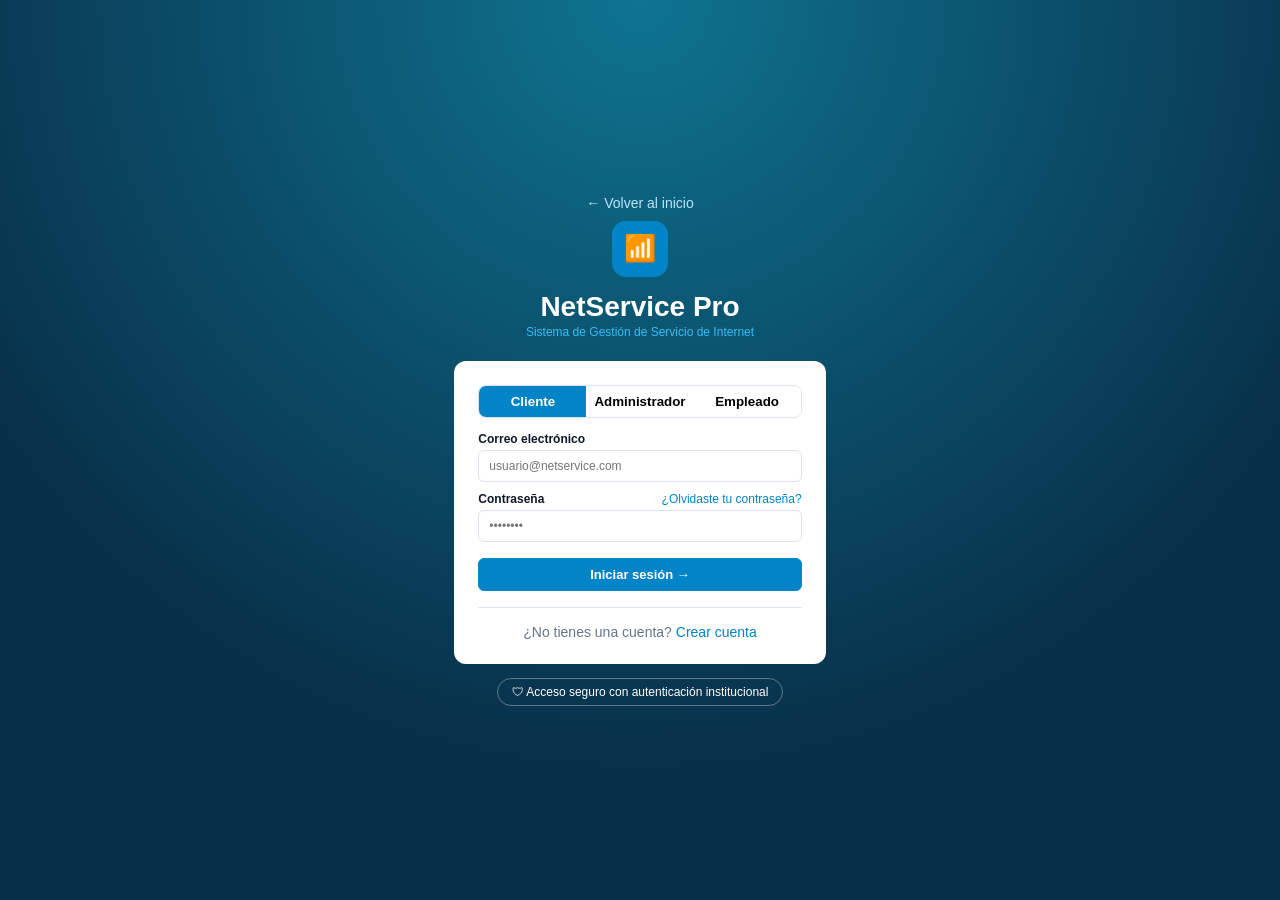
<file: reportes.html>
<!DOCTYPE html>
<html lang="es">
<head>
<meta charset="UTF-8"><meta name="viewport" content="width=device-width,initial-scale=1">
<title>Dashboard Administrador - NetService Pro</title>
<link rel="stylesheet" href="css/styles.css">
</head>
<body data-page="reportes" data-rol="admin">
<!-- BARRA SUPERIOR (la genera js/app.js) -->
<header id="topbar"></header>
<!-- CONTENIDO PRINCIPAL -->
<main class="wrap">
<!-- ESTADÍSTICAS -->
<section class="grid g6" id="stats"></section>
<section class="cols">
  <!-- LÍNEA: CITAS PROGRAMADAS VS COMPLETADAS -->
  <div class="card"><h3>Citas Programadas vs Completadas</h3><p>Últimos 6 meses</p><svg id="linea" viewBox="0 0 400 150" width="100%"></svg></div>
  <!-- DONA: EQUIPOS POR TIPO -->
  <div class="card"><h3>Equipos por Tipo</h3><p>Distribución del inventario</p><div class="donut" id="donut"></div><div id="leg"></div></div>
</section>
<!-- BARRAS: ERRORES POR MES -->
<section class="card"><h3>Resolución de Errores por Mes</h3><p>Errores resueltos vs sin resolver en citas completadas</p><div class="bars" id="bars"></div></section>
</main>
<!-- VENTANA MODAL (formularios) -->
<div id="modal" class="modal"></div>
<!-- AVISO EMERGENTE -->
<div id="toast"></div>
<script src="js/app.js"></script>
</body>
</html>
</file>
<file: css/styles.css>
/* ===== VARIABLES DE COLOR Y BASE ===== */
:root{--az:#0284c7;--azc:#e0f2fe;--bg:#f1f6fb;--tx:#0f172a;--gr:#64748b;--bd:#dbe3ec;--ok:#059669;--okc:#d1fae5;--wa:#d97706;--wac:#fef3c7;--er:#e11d48;--erc:#ffe4e6;--mo:#7c3aed;--moc:#ede9fe}
*{box-sizing:border-box;margin:0}
body{font-family:Inter,Segoe UI,Arial,sans-serif;background:linear-gradient(135deg,#f8fbff,var(--bg));color:var(--tx);font-size:14px;min-height:100vh}
small{color:var(--gr);font-size:12px}
a{text-decoration:none;color:var(--az)}
/* ===== BARRA SUPERIOR ===== */
.bar{background:#fff;border-bottom:1px solid var(--bd);padding:12px 28px;display:flex;justify-content:space-between;align-items:center;gap:10px;flex-wrap:wrap}
.bar h1{font-size:18px}
.row{display:flex;align-items:center;gap:12px}
.logo{background:var(--az);color:#fff;border-radius:8px;width:34px;height:34px;display:grid;place-items:center}
.chip{border:1px solid var(--bd);border-radius:8px;padding:5px 14px;background:#f8fafc}
/* ===== CONTENEDORES Y TARJETAS ===== */
.wrap{max-width:1000px;margin:24px auto;padding:0 20px}
.card{background:#fff;border:1px solid var(--bd);border-radius:12px;padding:20px;transition:.2s}
.card.hov:hover{transform:translateY(-3px);box-shadow:0 8px 20px #0284c722}
.grid{display:grid;gap:16px;margin-bottom:18px}
.g2{grid-template-columns:repeat(2,1fr)}.g3{grid-template-columns:repeat(3,1fr)}.g4{grid-template-columns:repeat(4,1fr)}.g5{grid-template-columns:repeat(5,1fr)}.g6{grid-template-columns:repeat(6,1fr)}
.icon{width:40px;height:40px;border-radius:10px;display:grid;place-items:center;font-size:20px;margin-bottom:12px}
.card h3{font-size:15px;margin-bottom:4px}
.card p{color:var(--gr);font-size:12px;margin-bottom:16px}
/* ===== TARJETAS DE ESTADÍSTICAS ===== */
.stat{border-radius:10px;padding:14px;border:1px solid var(--bd);background:#fff}
.stat small{display:block;margin-bottom:6px}.stat b{font-size:26px}
.s-az{background:#f0f9ff;color:var(--az)}.s-ok{background:#ecfdf5;color:var(--ok)}.s-er{background:#fff1f2;color:var(--er)}.s-wa{background:#fffbeb;color:var(--wa)}.s-mo{background:#f5f3ff;color:var(--mo)}
/* ===== BOTONES ===== */
.btn{background:var(--az);color:#fff;border:1px solid var(--az);border-radius:6px;padding:8px 16px;font-weight:600;cursor:pointer;display:inline-block;text-align:center;font-size:13px;transition:.2s}
.btn:hover{filter:brightness(1.1);transform:translateY(-1px)}
.btn.out{background:#fff;color:var(--tx);border-color:var(--bd)}
.btn.full{width:100%}.btn.del{background:var(--er);border-color:var(--er)}.btn.sm{padding:5px 9px}
/* ===== INSIGNIAS DE ESTADO ===== */
.b{padding:3px 9px;border-radius:5px;font-size:11px;font-weight:600;background:#eef2f6;color:#475569;white-space:nowrap}
.b.warn{background:var(--wac);color:var(--wa)}.b.ok{background:var(--okc);color:var(--ok)}.b.info{background:var(--azc);color:var(--az)}.b.er{background:var(--erc);color:var(--er)}
/* ===== TABLAS ===== */
.tbl{width:100%;border-collapse:collapse;font-size:12px}
.tbl th{text-align:left;color:var(--gr);font-weight:600;padding:10px 8px;border-bottom:1px solid var(--bd)}
.tbl td{padding:10px 8px;border-bottom:1px solid #eef2f6}
.tbl tr{transition:.15s}.tbl tbody tr:hover{background:#f8fbff}
.scroll{overflow-x:auto}
/* ===== FILTROS ===== */
.filters{display:flex;gap:10px;align-items:center;margin-bottom:14px;flex-wrap:wrap}
.filters input{flex:1;min-width:200px}
input,select,textarea{width:100%;padding:8px 10px;border:1px solid var(--bd);border-radius:6px;font:inherit;background:#fff}
input:focus,select:focus,textarea:focus{outline:2px solid var(--az);border-color:var(--az)}
.filters select{width:auto}
/* ===== LISTA DE CITAS (ADMIN) ===== */
.item{background:#fff;border:1px solid var(--bd);border-radius:10px;padding:12px 16px;margin-bottom:10px;cursor:pointer;transition:.2s}
.item:hover{box-shadow:0 4px 12px #0001}
.item .top{display:flex;justify-content:space-between;align-items:center;gap:10px;flex-wrap:wrap}
.item .det{max-height:0;overflow:hidden;transition:max-height .3s;color:var(--gr)}
.item.open .det{max-height:170px;padding-top:10px}
/* ===== BANNER TASA DE RESOLUCIÓN ===== */
.banner{background:linear-gradient(90deg,#0284c7,#075985);color:#fff;border-radius:12px;padding:22px;margin-bottom:18px}
.banner h2{font-size:34px}
/* ===== GRÁFICAS ===== */
.donut{width:140px;height:140px;border-radius:50%;margin:10px auto;position:relative}
.donut::after{content:"";position:absolute;inset:28px;background:#fff;border-radius:50%}
.leg{display:flex;justify-content:space-between;font-size:12px;margin-top:6px}
.dot{display:inline-block;width:8px;height:8px;border-radius:50%;margin-right:6px}
.bars{display:flex;justify-content:space-around;align-items:flex-end;height:160px;border-bottom:1px solid var(--bd)}
.bars div{width:18px;background:#ef4444;border-radius:3px 3px 0 0;transition:height .6s}

.cols{display:grid;grid-template-columns:2fr 1fr;gap:16px}
/* ===== MODAL ===== */
.modal{position:fixed;inset:0;background:#0f172a88;display:none;place-items:center;z-index:10}
.modal.show{display:grid}
.modal .box{background:#fff;border-radius:12px;padding:22px;width:min(460px,92vw);max-height:92vh;overflow:auto;animation:pop .25s}
@keyframes pop{from{opacity:0;transform:scale(.95)}to{opacity:1;transform:none}}
.modal label{display:block;font-weight:600;font-size:12px;margin-top:10px}
.modal label>*{margin-top:4px;font-weight:400}
.two{display:grid;grid-template-columns:1fr 1fr;gap:12px}
.end{display:flex;justify-content:flex-end;gap:10px;margin-top:16px}
/* ===== AVISO (TOAST) ===== */
#toast{position:fixed;bottom:20px;right:20px;background:var(--tx);color:#fff;padding:10px 18px;border-radius:8px;opacity:0;transition:.3s;pointer-events:none}
#toast.show{opacity:1}
/* ===== LOGIN ===== */
.login{min-height:100vh;display:grid;place-items:center;background:radial-gradient(circle at 50% 0,#0e7490,#082f49 70%);color:#fff;text-align:center;padding:20px}
.login .logo{width:56px;height:56px;font-size:26px;margin:0 auto 14px;border-radius:14px}
.login .box{background:#fff;color:var(--tx);border-radius:12px;padding:24px;width:min(380px,100%);margin:22px auto 14px;text-align:left}
.tabs{display:grid;grid-template-columns:repeat(3,1fr);border:1px solid var(--bd);border-radius:8px;margin-bottom:14px;overflow:hidden}
.tabs button{border:0;padding:8px;background:#fff;cursor:pointer;font-weight:600;transition:.2s}
.tabs button.on{background:var(--az);color:#fff}
.box label{display:block;font-size:12px;font-weight:600;margin-top:10px}
.box label input{margin-top:4px;font-weight:400}
.sec{display:inline-block;border:1px solid #ffffff55;border-radius:20px;padding:6px 14px;font-size:12px}
/* ===== RESPONSIVO ===== */
@media(max-width:800px){.g3,.g4,.g5,.g6,.cols{grid-template-columns:1fr 1fr}.g2{grid-template-columns:1fr}}
</file>
<file: css/landing.css>
/* ===== PÁGINA DE BIENVENIDA ===== */
html{scroll-behavior:smooth}
/* Imagen referencial: si no existe el archivo en /img se ve el degradado */
.ph{background:var(--img,none) center/cover,linear-gradient(135deg,#0284c7,#082f49);border-radius:14px;display:flex;align-items:flex-end;color:#ffffffaa;font-size:11px;padding:10px;min-height:120px}
/* NAVEGACIÓN */
.nav{position:sticky;top:0;z-index:5;background:#ffffffee;backdrop-filter:blur(6px);border-bottom:1px solid var(--bd);display:flex;justify-content:space-between;align-items:center;padding:12px 6vw;gap:12px;flex-wrap:wrap}
.nav .brand{font-weight:800;font-size:17px;color:var(--tx);margin-right:10px}
.nav .links{display:flex;gap:20px}.nav .links a{color:var(--gr);font-weight:600;transition:.2s}.nav .links a:hover{color:var(--az)}
/* HERO */
.hero{display:grid;grid-template-columns:1.1fr 1fr;gap:40px;align-items:center;padding:70px 6vw;background:radial-gradient(circle at 80% 0,#bae6fd,transparent 60%)}
.hero h1{font-size:44px;line-height:1.1;margin-bottom:16px}.hero p{color:var(--gr);font-size:16px;margin-bottom:24px;max-width:520px}
.hero .ph{min-height:340px}.hero .row{gap:12px}.hero .btn{padding:12px 22px}
/* SECCIONES */
.sec2{padding:64px 6vw}.sec2.alt{background:#fff}.sec2 h2{font-size:28px;margin-bottom:8px}.sec2>p{color:var(--gr);max-width:620px;margin-bottom:28px}
.two-c{display:grid;grid-template-columns:1fr 1fr;gap:40px;align-items:center}
.vals{display:grid;gap:12px;margin-top:18px}.vals div{background:#f0f9ff;border-left:4px solid var(--az);padding:12px 14px;border-radius:8px}
/* SERVICIOS */
.serv{padding:0;overflow:hidden}.serv .ph{border-radius:0;min-height:130px;font-size:10px}.serv div.t{padding:16px}
.rv{opacity:0;transform:translateY(20px);transition:.6s}.rv.in{opacity:1;transform:none}
/* PROCESO */
.steps{counter-reset:s}.steps .card{position:relative;padding-top:34px}
.steps .card::before{counter-increment:s;content:counter(s);position:absolute;top:-14px;left:18px;background:var(--az);color:#fff;width:30px;height:30px;border-radius:50%;display:grid;place-items:center;font-weight:700}
/* CONTACTO / PIE */
.foot{background:#082f49;color:#cbd5e1;padding:40px 6vw;display:grid;grid-template-columns:2fr 1fr 1fr;gap:30px}.foot h4{color:#fff;margin-bottom:8px}.foot a{color:#7dd3fc;display:block}
@media(max-width:800px){.hero,.two-c,.foot{grid-template-columns:1fr}.hero h1{font-size:32px}.nav .links{display:none}}
</file>
<file: css/reporte-visita.css>
/* ===== REPORTE DE VISITA (modal vista admin) ===== */
.rep h4{margin:14px 0 4px;font-size:12px;color:var(--gr)}
.rep .box2{background:#f8fafc;border:1px solid var(--bd);border-radius:8px;padding:10px;white-space:pre-wrap}
.rep .tres{display:grid;grid-template-columns:repeat(3,1fr);gap:8px;margin-top:12px}
.rep .tres div{background:#f0f9ff;border-radius:8px;padding:10px;text-align:center}.rep .tres b{font-size:18px;display:block}
</file>
<file: css/sidebar.css>
/* ===== MENÚ LATERAL (área de empleados) ===== */
.layout{display:grid;grid-template-columns:230px 1fr;min-height:100vh}
.side{background:#082f49;color:#cbd5e1;padding:20px 14px;display:flex;flex-direction:column;gap:4px;position:sticky;top:0;height:100vh}
.side .brand{display:flex;gap:10px;align-items:center;color:#fff;font-weight:700;margin-bottom:18px}
.side a{display:flex;gap:10px;align-items:center;padding:10px 12px;border-radius:8px;color:#cbd5e1;transition:.2s}
.side a:hover{background:#ffffff18;color:#fff;padding-left:18px}.side a.on{background:var(--az);color:#fff}
.side .me{margin-top:auto;display:flex;gap:10px;align-items:center;padding:12px 4px 0;border-top:1px solid #ffffff22;color:#fff}
.avatar{width:40px;height:40px;border-radius:50%;background:#0284c7 center/cover;display:grid;place-items:center;color:#fff;font-weight:700;flex:none}
.content{padding:24px 28px;max-width:1100px;width:100%}.content h1{font-size:22px}
.tophead{display:flex;justify-content:space-between;align-items:center;margin-bottom:20px;gap:10px;flex-wrap:wrap}
@media(max-width:800px){.layout{grid-template-columns:1fr}.side{position:static;height:auto;flex-direction:row;flex-wrap:wrap}.side .me{display:none}}
</file>
<file: css/emp-citas.css>
/* ===== CITAS DEL EMPLEADO ===== */
/* Pestañas: Disponibles / Mis citas / Reportes */
.pest{display:flex;gap:6px;border-bottom:1px solid var(--bd);margin-bottom:16px}
.pest button{border:0;background:none;padding:10px 16px;font:inherit;font-weight:600;color:var(--gr);cursor:pointer;border-bottom:3px solid transparent;transition:.2s}
.pest button.on{color:var(--az);border-color:var(--az)}
/* Tarjeta de cita con borde según prioridad */
.prio-3{border-left:5px solid var(--er)}.prio-2{border-left:5px solid var(--wa)}.prio-1{border-left:5px solid var(--az)}
.nota{background:#f0f9ff;border:1px solid #bae6fd;color:#075985;border-radius:8px;padding:10px 14px;margin-bottom:14px;font-size:12px}
.vacio{text-align:center;color:var(--gr);padding:40px}
/* Historial de reportes */
.rep-res{display:grid;grid-template-columns:repeat(3,1fr);gap:8px;margin-top:8px;font-size:12px}
.rep-res div{background:#f8fafc;border-radius:6px;padding:6px 8px}
</file>
<file: css/emp-perfil.css>
/* ===== PERFIL DEL EMPLEADO ===== */
.perfil{display:grid;grid-template-columns:260px 1fr;gap:18px}
.foto-card{text-align:center}
.foto-card .avatar{width:130px;height:130px;font-size:48px;margin:0 auto 14px;border:4px solid var(--azc)}
.foto-card input[type=file]{display:none}
.form-p label{display:block;font-weight:600;font-size:12px;margin-top:12px}.form-p label>*{margin-top:4px;font-weight:400}
@media(max-width:800px){.perfil{grid-template-columns:1fr}}
</file>
<file: css/auth.css>
/* ===== REGISTRO Y RECUPERAR CONTRASEÑA ===== */
.auth{display:grid;grid-template-columns:1fr 1.1fr;min-height:100vh;background:#fff}
/* Panel izquierdo decorativo */
.panel{background:radial-gradient(circle at 20% 0,#0e7490,#082f49 75%);color:#fff;padding:50px;display:flex;flex-direction:column;justify-content:center;gap:18px}
.panel h2{font-size:32px;line-height:1.15}.panel p{color:#bae6fd}
.panel li{list-style:none;background:#ffffff14;border-radius:10px;padding:12px 14px;margin-top:8px}
/* Lado del formulario */
.fside{display:grid;place-items:center;padding:30px}
.fbox{width:min(420px,100%);animation:pop .4s}.fbox h1{font-size:26px;margin-bottom:4px}.fbox>small{display:block;margin-bottom:18px}
.fbox label{display:block;font-weight:600;font-size:12px;margin-top:12px}.fbox label>*{margin-top:4px;font-weight:400}
.fbox input{padding:11px 12px}
.pw{position:relative}.pw button{position:absolute;right:8px;top:6px;border:0;background:none;cursor:pointer;font-size:16px}
/* Selector de tipo de cuenta */
.roles{display:grid;grid-template-columns:1fr 1fr;gap:10px;margin-bottom:6px}
.roles div{border:2px solid var(--bd);border-radius:10px;padding:12px;text-align:center;cursor:pointer;transition:.2s;font-weight:600}
.roles div.on{border-color:var(--az);background:#f0f9ff;color:var(--az)}
/* Medidor de contraseña */
.meter{height:6px;background:#e2e8f0;border-radius:4px;margin-top:6px;overflow:hidden}.meter i{display:block;height:100%;width:0;transition:.3s;background:var(--er)}
/* Pasos de recuperación */
.dots{display:flex;gap:6px;margin-bottom:20px}.dots i{flex:1;height:5px;border-radius:3px;background:#e2e8f0;transition:.3s}.dots i.on{background:var(--az)}
.code{display:flex;gap:8px;margin-top:10px}.code input{text-align:center;font-size:22px;font-weight:700;padding:12px 0}
.paso{display:none}.paso.on{display:block;animation:pop .35s}
.ok-big{text-align:center}.ok-big div{font-size:56px}
.lnk{text-align:center;margin-top:16px;color:var(--gr)}
@media(max-width:800px){.auth{grid-template-columns:1fr}.panel{display:none}}
</file>
